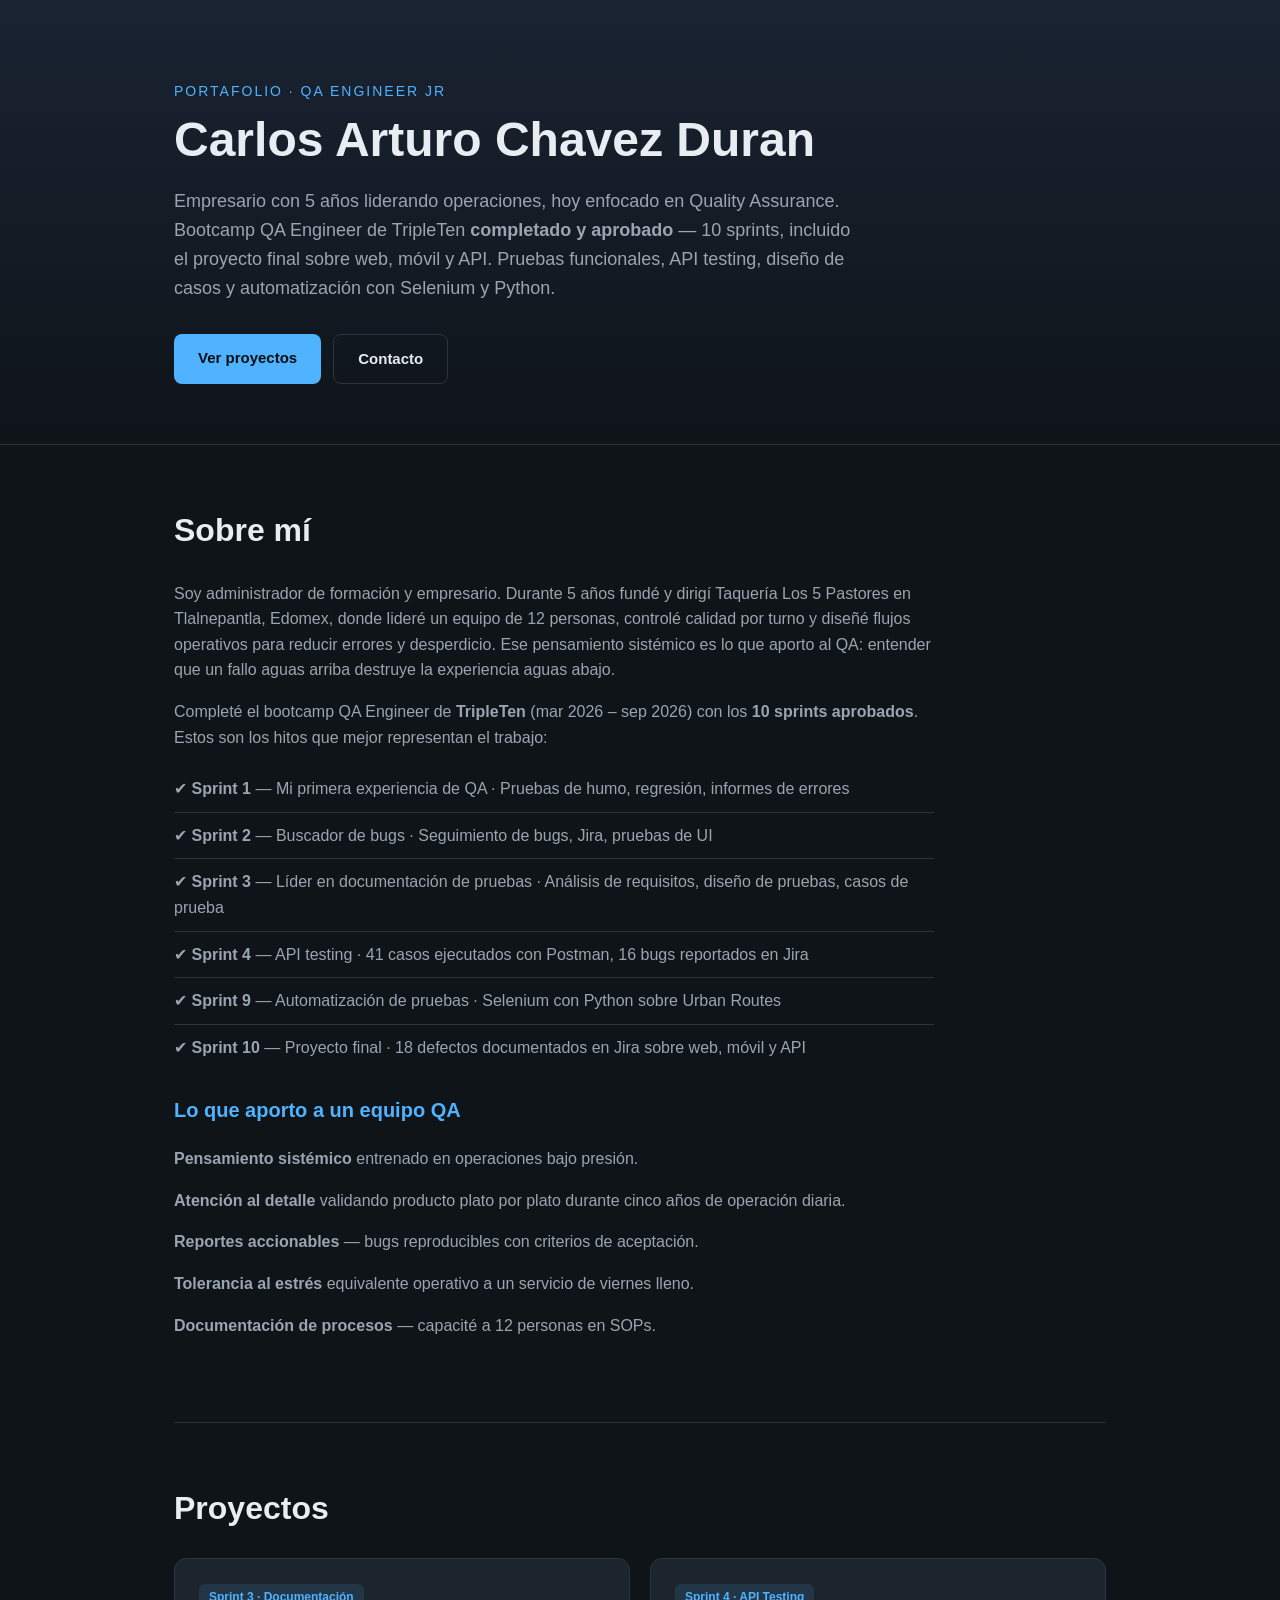
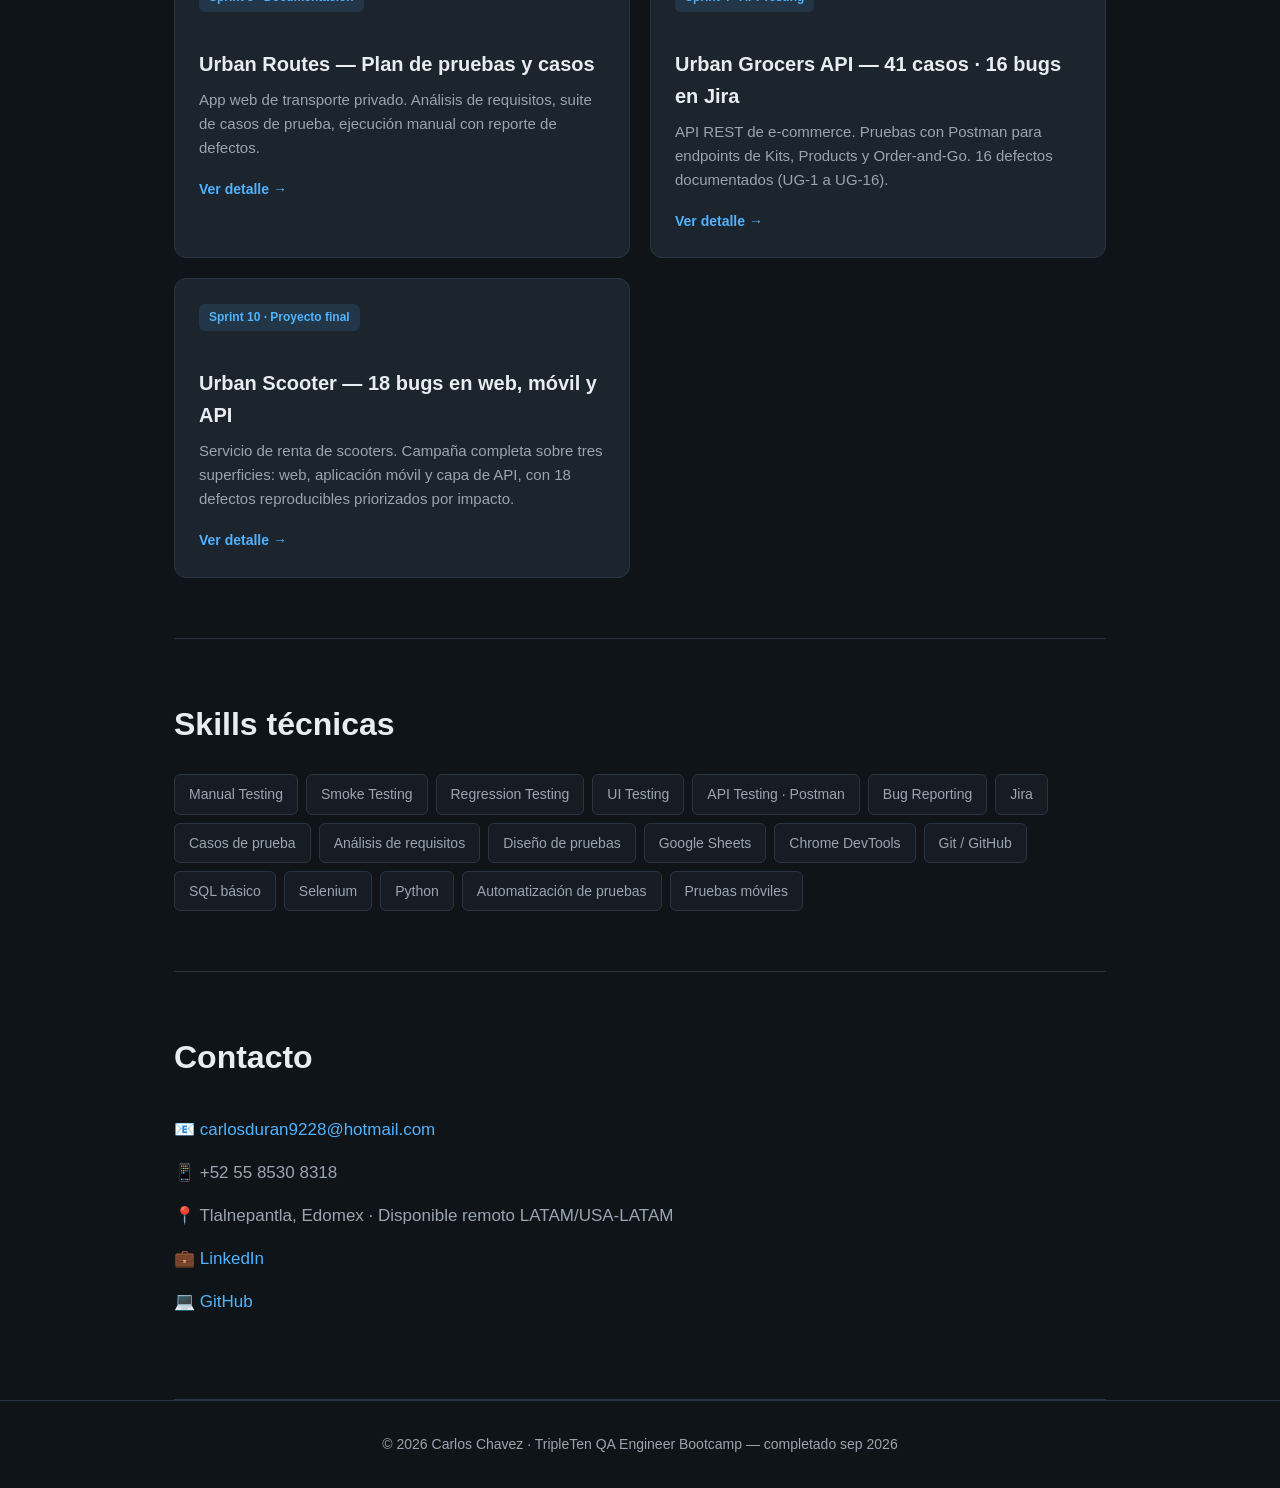
<file: index.html>
<!DOCTYPE html>
<html lang="es">
<head>
<meta charset="UTF-8">
<meta name="viewport" content="width=device-width, initial-scale=1.0">
<title>Carlos Chavez · QA Engineer Jr — Portafolio</title>
<meta name="description" content="Portafolio profesional de Carlos Arturo Chavez Duran — QA Engineer Jr. Pruebas funcionales, API testing, Jira, casos de prueba.">
<link rel="stylesheet" href="style.css">
</head>
<body>
<header class="hero">
  <div class="container">
    <p class="eyebrow">Portafolio · QA Engineer Jr</p>
    <h1>Carlos Arturo Chavez Duran</h1>
    <p class="lede">Empresario con 5 años liderando operaciones, hoy enfocado en Quality Assurance. Bootcamp QA Engineer de TripleTen <strong>completado y aprobado</strong> — 10 sprints, incluido el proyecto final sobre web, móvil y API. Pruebas funcionales, API testing, diseño de casos y automatización con Selenium y Python.</p>
    <div class="cta">
      <a class="btn primary" href="#proyectos">Ver proyectos</a>
      <a class="btn ghost" href="#contacto">Contacto</a>
    </div>
  </div>
</header>

<main class="container">

<section id="sobre-mi" class="section">
  <h2>Sobre mí</h2>
  <p>Soy administrador de formación y empresario. Durante 5 años fundé y dirigí Taquería Los 5 Pastores en Tlalnepantla, Edomex, donde lideré un equipo de 12 personas, controlé calidad por turno y diseñé flujos operativos para reducir errores y desperdicio. Ese pensamiento sistémico es lo que aporto al QA: entender que un fallo aguas arriba destruye la experiencia aguas abajo.</p>
  <p>Completé el bootcamp QA Engineer de <strong>TripleTen</strong> (mar 2026 – sep 2026) con los <strong>10 sprints aprobados</strong>. Estos son los hitos que mejor representan el trabajo:</p>
  <ul class="logros">
    <li>✔ <strong>Sprint 1</strong> — Mi primera experiencia de QA · Pruebas de humo, regresión, informes de errores</li>
    <li>✔ <strong>Sprint 2</strong> — Buscador de bugs · Seguimiento de bugs, Jira, pruebas de UI</li>
    <li>✔ <strong>Sprint 3</strong> — Líder en documentación de pruebas · Análisis de requisitos, diseño de pruebas, casos de prueba</li>
    <li>✔ <strong>Sprint 4</strong> — API testing · 41 casos ejecutados con Postman, 16 bugs reportados en Jira</li>
    <li>✔ <strong>Sprint 9</strong> — Automatización de pruebas · Selenium con Python sobre Urban Routes</li>
    <li>✔ <strong>Sprint 10</strong> — Proyecto final · 18 defectos documentados en Jira sobre web, móvil y API</li>
  </ul>
  <h3>Lo que aporto a un equipo QA</h3>
  <ul>
    <li><strong>Pensamiento sistémico</strong> entrenado en operaciones bajo presión.</li>
    <li><strong>Atención al detalle</strong> validando producto plato por plato durante cinco años de operación diaria.</li>
    <li><strong>Reportes accionables</strong> — bugs reproducibles con criterios de aceptación.</li>
    <li><strong>Tolerancia al estrés</strong> equivalente operativo a un servicio de viernes lleno.</li>
    <li><strong>Documentación de procesos</strong> — capacité a 12 personas en SOPs.</li>
  </ul>
</section>

<section id="proyectos" class="section">
  <h2>Proyectos</h2>
  <div class="cards">
    <a class="card" href="proyecto-1.html">
      <span class="tag">Sprint 3 · Documentación</span>
      <h3>Urban Routes — Plan de pruebas y casos</h3>
      <p>App web de transporte privado. Análisis de requisitos, suite de casos de prueba, ejecución manual con reporte de defectos.</p>
      <span class="link">Ver detalle →</span>
    </a>
    <a class="card" href="proyecto-2.html">
      <span class="tag">Sprint 4 · API Testing</span>
      <h3>Urban Grocers API — 41 casos · 16 bugs en Jira</h3>
      <p>API REST de e-commerce. Pruebas con Postman para endpoints de Kits, Products y Order-and-Go. 16 defectos documentados (UG-1 a UG-16).</p>
      <span class="link">Ver detalle →</span>
    </a>
    <a class="card" href="proyecto-3.html">
      <span class="tag">Sprint 10 · Proyecto final</span>
      <h3>Urban Scooter — 18 bugs en web, móvil y API</h3>
      <p>Servicio de renta de scooters. Campaña completa sobre tres superficies: web, aplicación móvil y capa de API, con 18 defectos reproducibles priorizados por impacto.</p>
      <span class="link">Ver detalle →</span>
    </a>
  </div>
</section>

<section id="skills" class="section">
  <h2>Skills técnicas</h2>
  <div class="skill-grid">
    <span>Manual Testing</span><span>Smoke Testing</span><span>Regression Testing</span>
    <span>UI Testing</span><span>API Testing · Postman</span><span>Bug Reporting</span>
    <span>Jira</span><span>Casos de prueba</span><span>Análisis de requisitos</span>
    <span>Diseño de pruebas</span><span>Google Sheets</span><span>Chrome DevTools</span>
    <span>Git / GitHub</span><span>SQL básico</span><span>Selenium</span>
    <span>Python</span><span>Automatización de pruebas</span><span>Pruebas móviles</span>
  </div>
</section>

<section id="contacto" class="section">
  <h2>Contacto</h2>
  <ul class="contacto">
    <li>📧 <a href="mailto:carlosduran9228@hotmail.com">carlosduran9228@hotmail.com</a></li>
    <li>📱 +52 55 8530 8318</li>
    <li>📍 Tlalnepantla, Edomex · Disponible remoto LATAM/USA-LATAM</li>
    <li>💼 <a href="https://www.linkedin.com/in/carlos-arturo-chavez-duran-2b0990375" target="_blank" rel="noopener">LinkedIn</a></li>
    <li>💻 <a href="https://github.com/Ch7a-code" target="_blank" rel="noopener">GitHub</a></li>
  </ul>
</section>

</main>

<footer>
  <div class="container">
    <p>© 2026 Carlos Chavez · TripleTen QA Engineer Bootcamp — completado sep 2026</p>
  </div>
</footer>
</body>
</html>
</file>
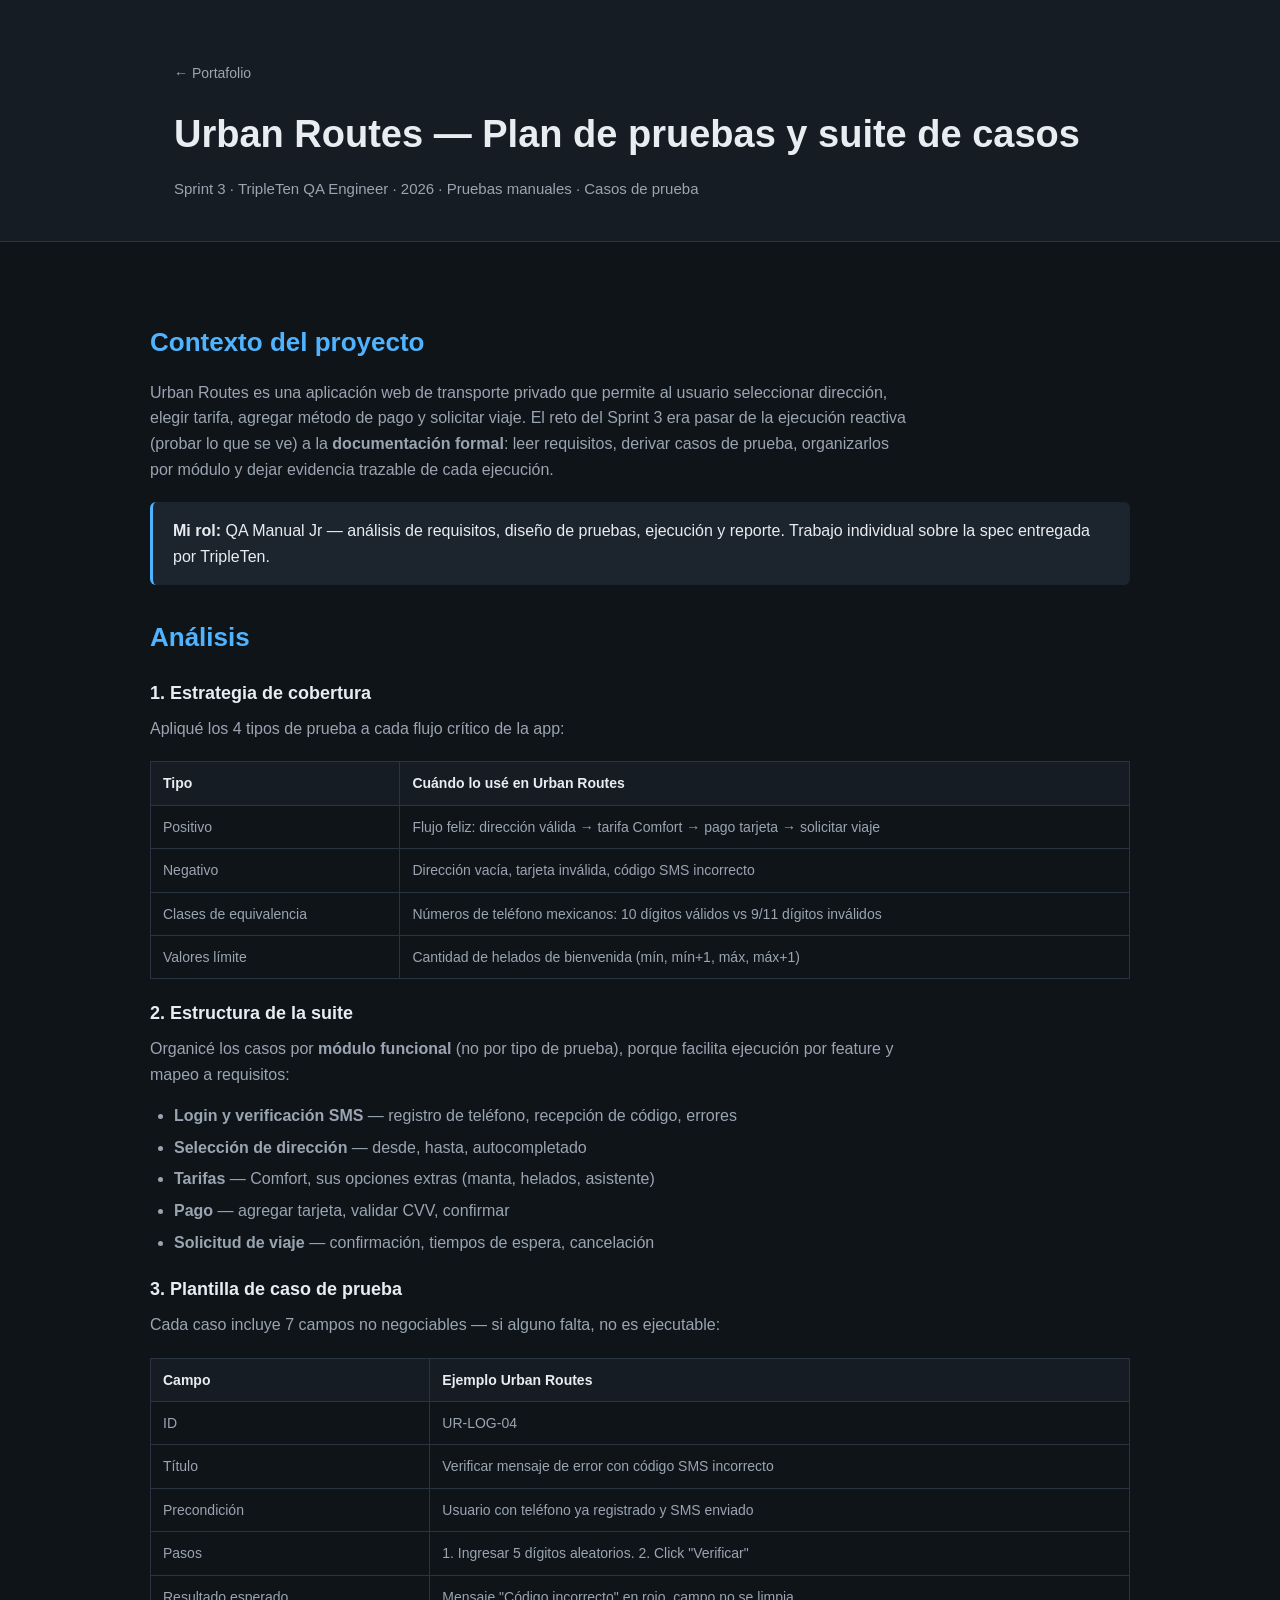
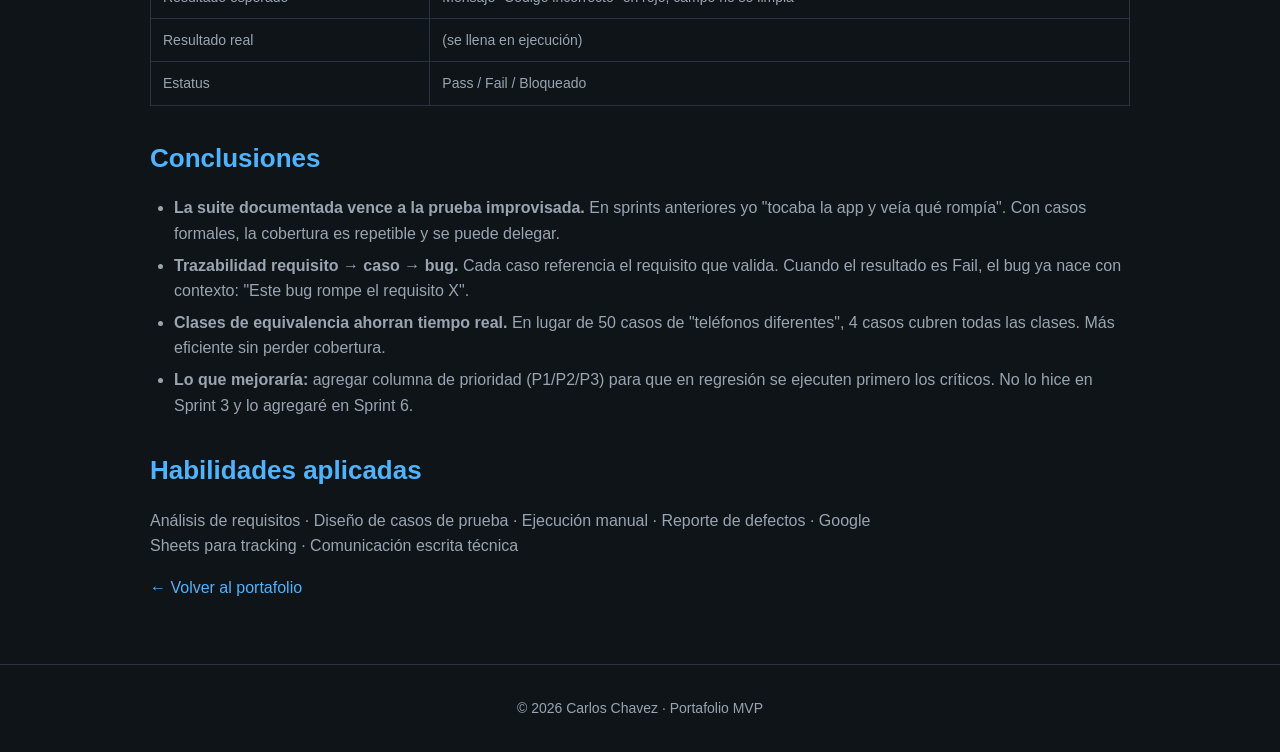
<file: proyecto-1.html>
<!DOCTYPE html>
<html lang="es">
<head>
<meta charset="UTF-8">
<meta name="viewport" content="width=device-width, initial-scale=1.0">
<title>Urban Routes — Plan y casos de prueba · Carlos Chavez</title>
<link rel="stylesheet" href="style.css">
</head>
<body>
<header class="project-header">
  <div class="container">
    <a class="back" href="index.html">← Portafolio</a>
    <h1>Urban Routes — Plan de pruebas y suite de casos</h1>
    <p class="meta">Sprint 3 · TripleTen QA Engineer · 2026 · Pruebas manuales · Casos de prueba</p>
  </div>
</header>

<main class="container project-content">

<h2>Contexto del proyecto</h2>
<p>Urban Routes es una aplicación web de transporte privado que permite al usuario seleccionar dirección, elegir tarifa, agregar método de pago y solicitar viaje. El reto del Sprint 3 era pasar de la ejecución reactiva (probar lo que se ve) a la <strong>documentación formal</strong>: leer requisitos, derivar casos de prueba, organizarlos por módulo y dejar evidencia trazable de cada ejecución.</p>

<div class="callout">
  <strong>Mi rol:</strong> QA Manual Jr — análisis de requisitos, diseño de pruebas, ejecución y reporte. Trabajo individual sobre la spec entregada por TripleTen.
</div>

<h2>Análisis</h2>

<h3>1. Estrategia de cobertura</h3>
<p>Apliqué los 4 tipos de prueba a cada flujo crítico de la app:</p>
<table>
  <thead><tr><th>Tipo</th><th>Cuándo lo usé en Urban Routes</th></tr></thead>
  <tbody>
    <tr><td>Positivo</td><td>Flujo feliz: dirección válida → tarifa Comfort → pago tarjeta → solicitar viaje</td></tr>
    <tr><td>Negativo</td><td>Dirección vacía, tarjeta inválida, código SMS incorrecto</td></tr>
    <tr><td>Clases de equivalencia</td><td>Números de teléfono mexicanos: 10 dígitos válidos vs 9/11 dígitos inválidos</td></tr>
    <tr><td>Valores límite</td><td>Cantidad de helados de bienvenida (mín, mín+1, máx, máx+1)</td></tr>
  </tbody>
</table>

<h3>2. Estructura de la suite</h3>
<p>Organicé los casos por <strong>módulo funcional</strong> (no por tipo de prueba), porque facilita ejecución por feature y mapeo a requisitos:</p>
<ul>
  <li><strong>Login y verificación SMS</strong> — registro de teléfono, recepción de código, errores</li>
  <li><strong>Selección de dirección</strong> — desde, hasta, autocompletado</li>
  <li><strong>Tarifas</strong> — Comfort, sus opciones extras (manta, helados, asistente)</li>
  <li><strong>Pago</strong> — agregar tarjeta, validar CVV, confirmar</li>
  <li><strong>Solicitud de viaje</strong> — confirmación, tiempos de espera, cancelación</li>
</ul>

<h3>3. Plantilla de caso de prueba</h3>
<p>Cada caso incluye 7 campos no negociables — si alguno falta, no es ejecutable:</p>
<table>
  <thead><tr><th>Campo</th><th>Ejemplo Urban Routes</th></tr></thead>
  <tbody>
    <tr><td>ID</td><td>UR-LOG-04</td></tr>
    <tr><td>Título</td><td>Verificar mensaje de error con código SMS incorrecto</td></tr>
    <tr><td>Precondición</td><td>Usuario con teléfono ya registrado y SMS enviado</td></tr>
    <tr><td>Pasos</td><td>1. Ingresar 5 dígitos aleatorios. 2. Click "Verificar"</td></tr>
    <tr><td>Resultado esperado</td><td>Mensaje "Código incorrecto" en rojo, campo no se limpia</td></tr>
    <tr><td>Resultado real</td><td>(se llena en ejecución)</td></tr>
    <tr><td>Estatus</td><td>Pass / Fail / Bloqueado</td></tr>
  </tbody>
</table>

<h2>Conclusiones</h2>
<ul>
  <li><strong>La suite documentada vence a la prueba improvisada.</strong> En sprints anteriores yo "tocaba la app y veía qué rompía". Con casos formales, la cobertura es repetible y se puede delegar.</li>
  <li><strong>Trazabilidad requisito → caso → bug.</strong> Cada caso referencia el requisito que valida. Cuando el resultado es Fail, el bug ya nace con contexto: "Este bug rompe el requisito X".</li>
  <li><strong>Clases de equivalencia ahorran tiempo real.</strong> En lugar de 50 casos de "teléfonos diferentes", 4 casos cubren todas las clases. Más eficiente sin perder cobertura.</li>
  <li><strong>Lo que mejoraría:</strong> agregar columna de prioridad (P1/P2/P3) para que en regresión se ejecuten primero los críticos. No lo hice en Sprint 3 y lo agregaré en Sprint 6.</li>
</ul>

<h2>Habilidades aplicadas</h2>
<p>Análisis de requisitos · Diseño de casos de prueba · Ejecución manual · Reporte de defectos · Google Sheets para tracking · Comunicación escrita técnica</p>

<p><a href="index.html">← Volver al portafolio</a></p>

</main>

<footer><div class="container"><p>© 2026 Carlos Chavez · Portafolio MVP</p></div></footer>
</body>
</html>
</file>
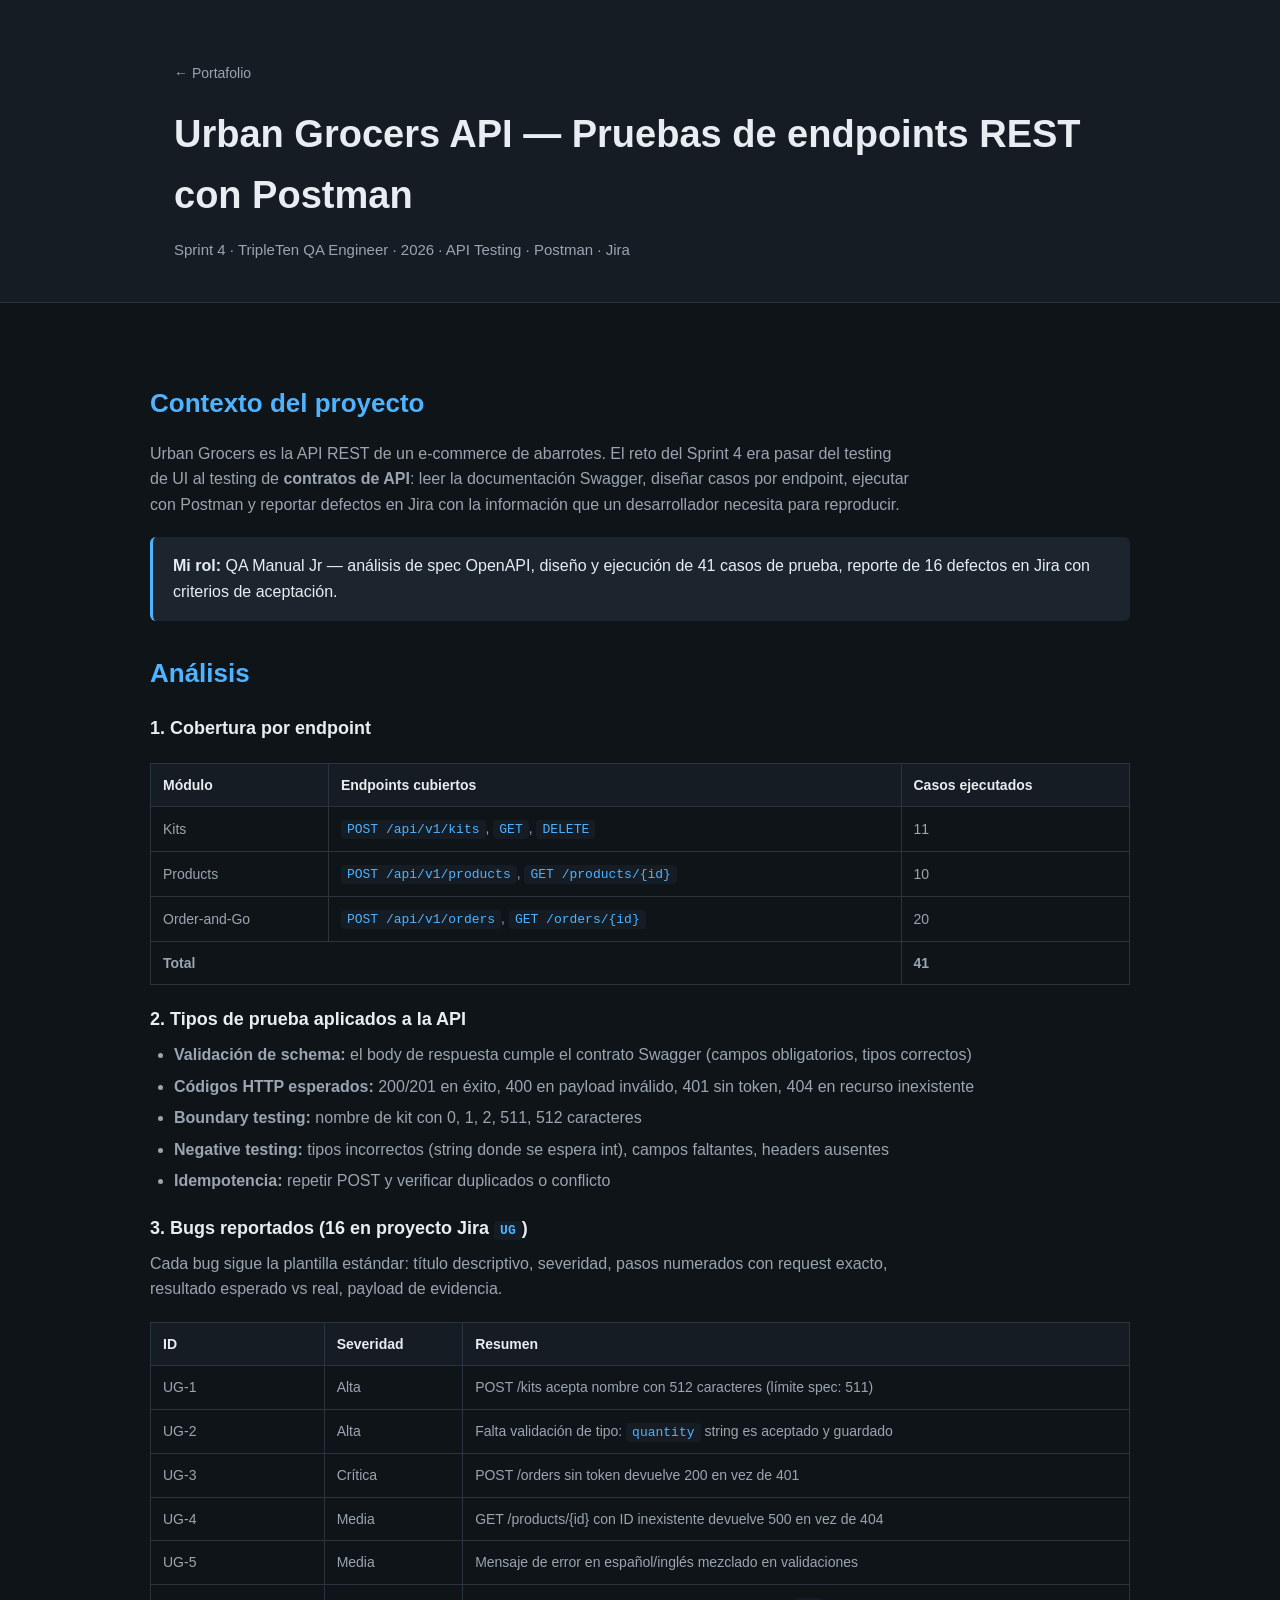
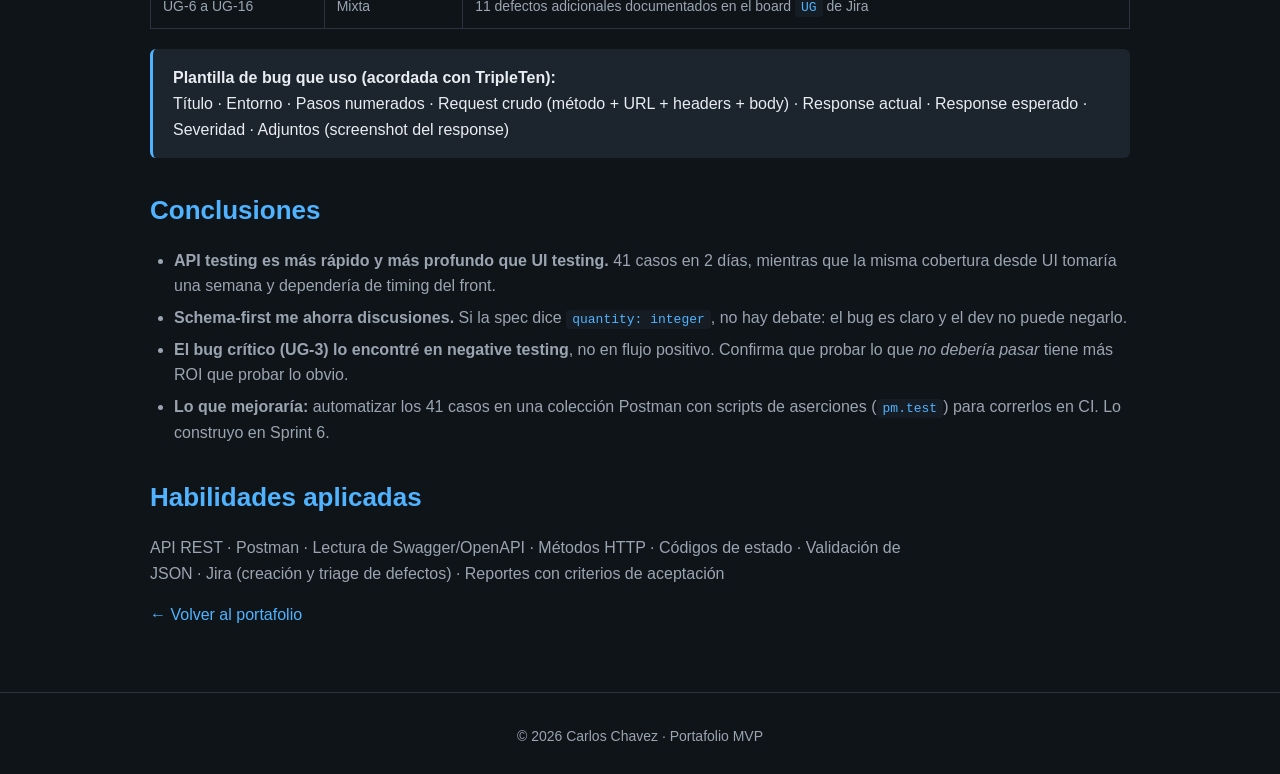
<file: proyecto-2.html>
<!DOCTYPE html>
<html lang="es">
<head>
<meta charset="UTF-8">
<meta name="viewport" content="width=device-width, initial-scale=1.0">
<title>Urban Grocers API — 41 casos · 16 bugs · Carlos Chavez</title>
<link rel="stylesheet" href="style.css">
</head>
<body>
<header class="project-header">
  <div class="container">
    <a class="back" href="index.html">← Portafolio</a>
    <h1>Urban Grocers API — Pruebas de endpoints REST con Postman</h1>
    <p class="meta">Sprint 4 · TripleTen QA Engineer · 2026 · API Testing · Postman · Jira</p>
  </div>
</header>

<main class="container project-content">

<h2>Contexto del proyecto</h2>
<p>Urban Grocers es la API REST de un e-commerce de abarrotes. El reto del Sprint 4 era pasar del testing de UI al testing de <strong>contratos de API</strong>: leer la documentación Swagger, diseñar casos por endpoint, ejecutar con Postman y reportar defectos en Jira con la información que un desarrollador necesita para reproducir.</p>

<div class="callout">
  <strong>Mi rol:</strong> QA Manual Jr — análisis de spec OpenAPI, diseño y ejecución de 41 casos de prueba, reporte de 16 defectos en Jira con criterios de aceptación.
</div>

<h2>Análisis</h2>

<h3>1. Cobertura por endpoint</h3>
<table>
  <thead><tr><th>Módulo</th><th>Endpoints cubiertos</th><th>Casos ejecutados</th></tr></thead>
  <tbody>
    <tr><td>Kits</td><td><code>POST /api/v1/kits</code>, <code>GET</code>, <code>DELETE</code></td><td>11</td></tr>
    <tr><td>Products</td><td><code>POST /api/v1/products</code>, <code>GET /products/{id}</code></td><td>10</td></tr>
    <tr><td>Order-and-Go</td><td><code>POST /api/v1/orders</code>, <code>GET /orders/{id}</code></td><td>20</td></tr>
    <tr><td colspan="2"><strong>Total</strong></td><td><strong>41</strong></td></tr>
  </tbody>
</table>

<h3>2. Tipos de prueba aplicados a la API</h3>
<ul>
  <li><strong>Validación de schema:</strong> el body de respuesta cumple el contrato Swagger (campos obligatorios, tipos correctos)</li>
  <li><strong>Códigos HTTP esperados:</strong> 200/201 en éxito, 400 en payload inválido, 401 sin token, 404 en recurso inexistente</li>
  <li><strong>Boundary testing:</strong> nombre de kit con 0, 1, 2, 511, 512 caracteres</li>
  <li><strong>Negative testing:</strong> tipos incorrectos (string donde se espera int), campos faltantes, headers ausentes</li>
  <li><strong>Idempotencia:</strong> repetir POST y verificar duplicados o conflicto</li>
</ul>

<h3>3. Bugs reportados (16 en proyecto Jira <code>UG</code>)</h3>
<p>Cada bug sigue la plantilla estándar: título descriptivo, severidad, pasos numerados con request exacto, resultado esperado vs real, payload de evidencia.</p>
<table>
  <thead><tr><th>ID</th><th>Severidad</th><th>Resumen</th></tr></thead>
  <tbody>
    <tr><td>UG-1</td><td>Alta</td><td>POST /kits acepta nombre con 512 caracteres (límite spec: 511)</td></tr>
    <tr><td>UG-2</td><td>Alta</td><td>Falta validación de tipo: <code>quantity</code> string es aceptado y guardado</td></tr>
    <tr><td>UG-3</td><td>Crítica</td><td>POST /orders sin token devuelve 200 en vez de 401</td></tr>
    <tr><td>UG-4</td><td>Media</td><td>GET /products/{id} con ID inexistente devuelve 500 en vez de 404</td></tr>
    <tr><td>UG-5</td><td>Media</td><td>Mensaje de error en español/inglés mezclado en validaciones</td></tr>
    <tr><td>UG-6 a UG-16</td><td>Mixta</td><td>11 defectos adicionales documentados en el board <code>UG</code> de Jira</td></tr>
  </tbody>
</table>

<div class="callout">
  <strong>Plantilla de bug que uso (acordada con TripleTen):</strong><br>
  Título · Entorno · Pasos numerados · Request crudo (método + URL + headers + body) · Response actual · Response esperado · Severidad · Adjuntos (screenshot del response)
</div>

<h2>Conclusiones</h2>
<ul>
  <li><strong>API testing es más rápido y más profundo que UI testing.</strong> 41 casos en 2 días, mientras que la misma cobertura desde UI tomaría una semana y dependería de timing del front.</li>
  <li><strong>Schema-first me ahorra discusiones.</strong> Si la spec dice <code>quantity: integer</code>, no hay debate: el bug es claro y el dev no puede negarlo.</li>
  <li><strong>El bug crítico (UG-3) lo encontré en negative testing</strong>, no en flujo positivo. Confirma que probar lo que <em>no debería pasar</em> tiene más ROI que probar lo obvio.</li>
  <li><strong>Lo que mejoraría:</strong> automatizar los 41 casos en una colección Postman con scripts de aserciones (<code>pm.test</code>) para correrlos en CI. Lo construyo en Sprint 6.</li>
</ul>

<h2>Habilidades aplicadas</h2>
<p>API REST · Postman · Lectura de Swagger/OpenAPI · Métodos HTTP · Códigos de estado · Validación de JSON · Jira (creación y triage de defectos) · Reportes con criterios de aceptación</p>

<p><a href="index.html">← Volver al portafolio</a></p>

</main>

<footer><div class="container"><p>© 2026 Carlos Chavez · Portafolio MVP</p></div></footer>
</body>
</html>
</file>
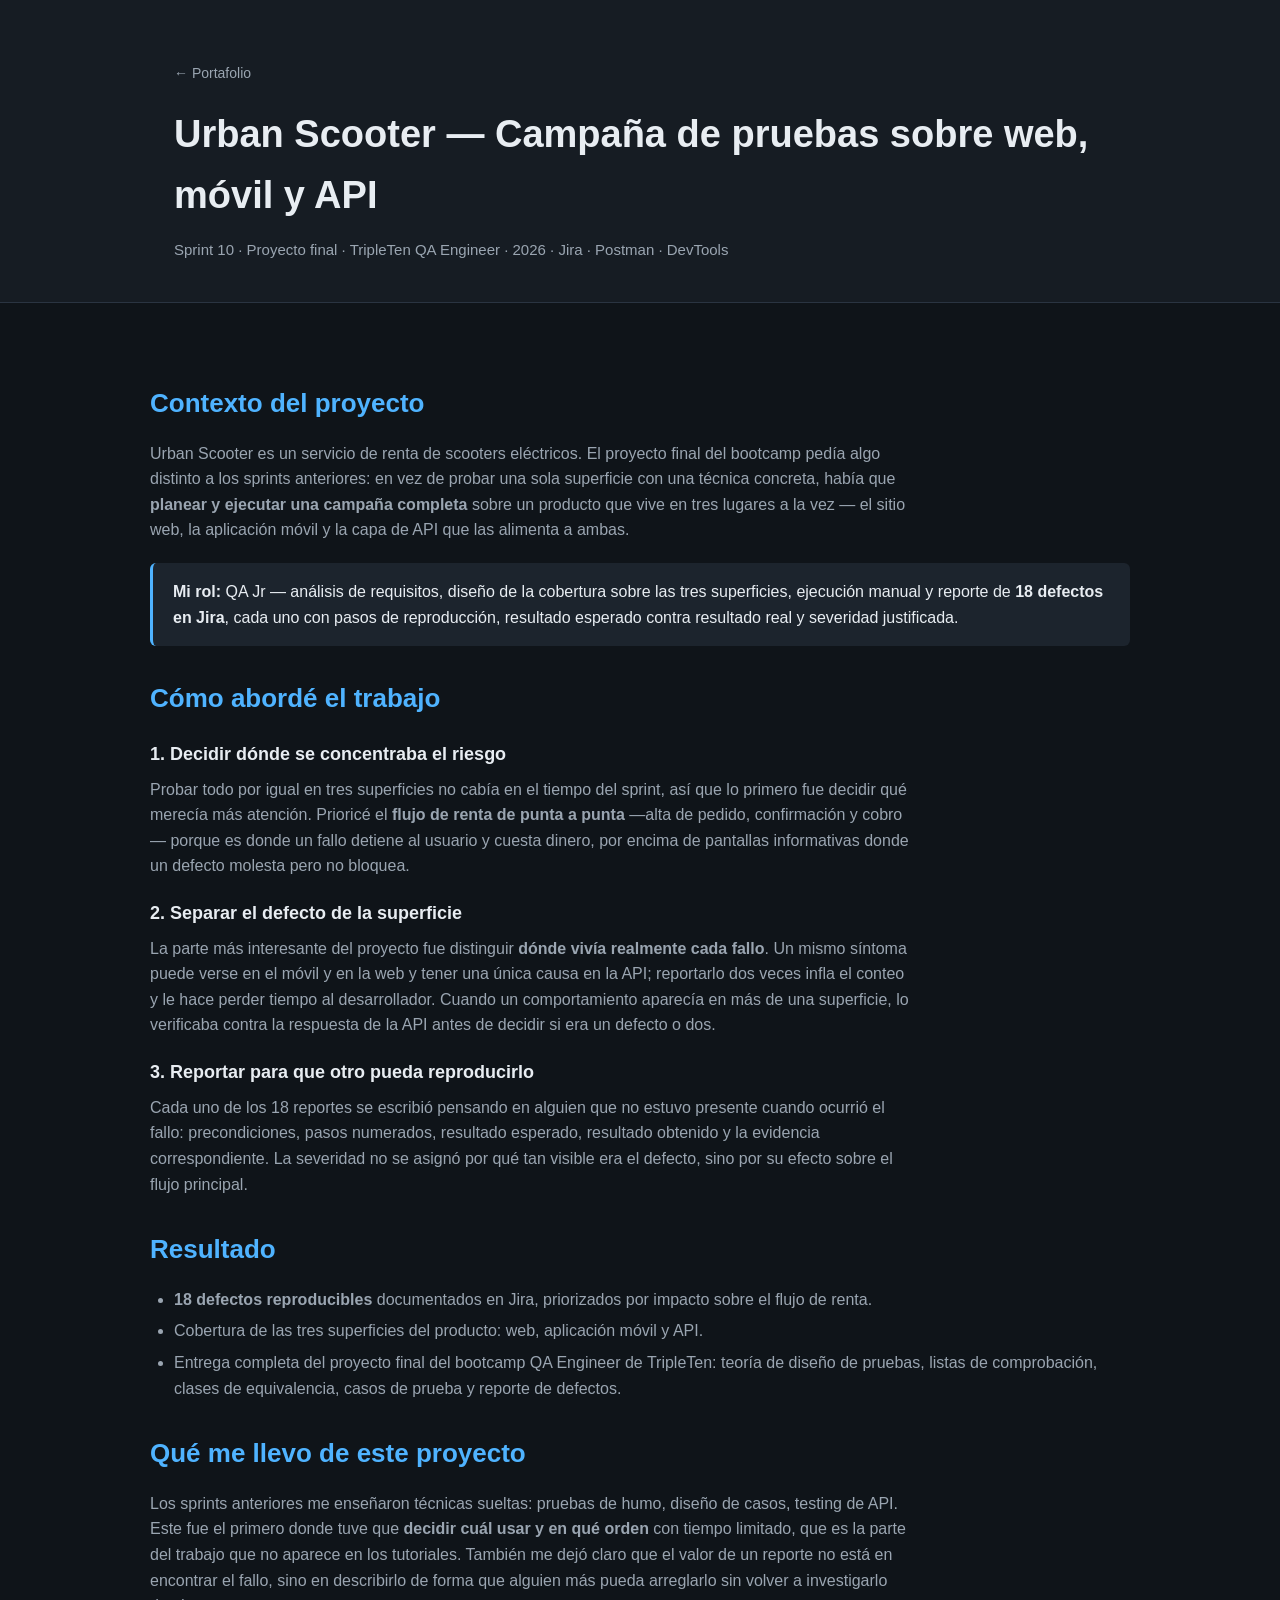
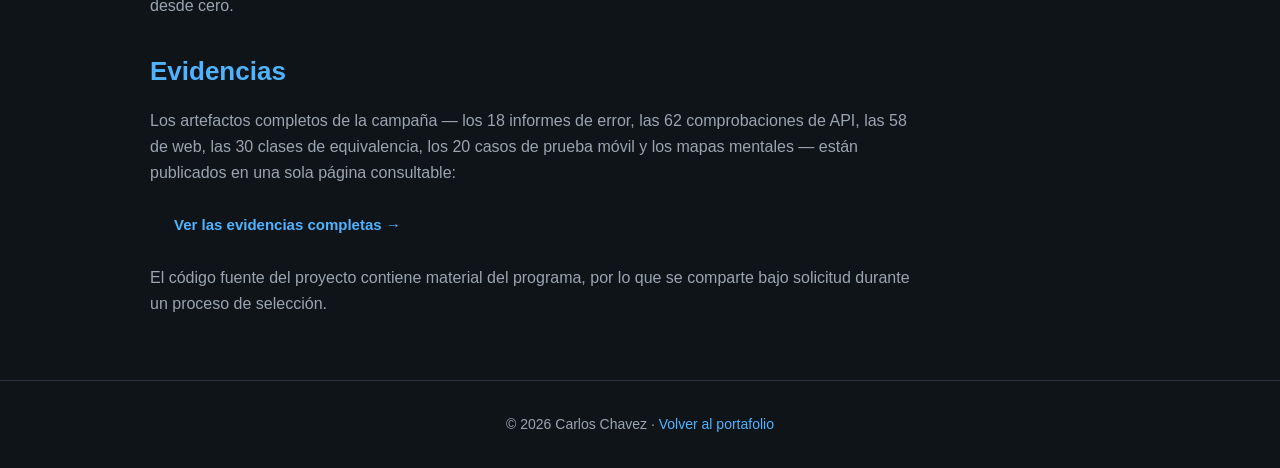
<file: proyecto-3.html>
<!DOCTYPE html>
<html lang="es">
<head>
<meta charset="UTF-8">
<meta name="viewport" content="width=device-width, initial-scale=1.0">
<title>Urban Scooter — Proyecto final · 18 bugs · Carlos Chavez</title>
<link rel="stylesheet" href="style.css">
</head>
<body>
<header class="project-header">
  <div class="container">
    <a class="back" href="index.html">← Portafolio</a>
    <h1>Urban Scooter — Campaña de pruebas sobre web, móvil y API</h1>
    <p class="meta">Sprint 10 · Proyecto final · TripleTen QA Engineer · 2026 · Jira · Postman · DevTools</p>
  </div>
</header>

<main class="container project-content">

<h2>Contexto del proyecto</h2>
<p>Urban Scooter es un servicio de renta de scooters eléctricos. El proyecto final del bootcamp
pedía algo distinto a los sprints anteriores: en vez de probar una sola superficie con una
técnica concreta, había que <strong>planear y ejecutar una campaña completa</strong> sobre un
producto que vive en tres lugares a la vez — el sitio web, la aplicación móvil y la capa de API
que las alimenta a ambas.</p>

<div class="callout">
  <strong>Mi rol:</strong> QA Jr — análisis de requisitos, diseño de la cobertura sobre las tres
  superficies, ejecución manual y reporte de <strong>18 defectos en Jira</strong>, cada uno con
  pasos de reproducción, resultado esperado contra resultado real y severidad justificada.
</div>

<h2>Cómo abordé el trabajo</h2>

<h3>1. Decidir dónde se concentraba el riesgo</h3>
<p>Probar todo por igual en tres superficies no cabía en el tiempo del sprint, así que lo primero
fue decidir qué merecía más atención. Prioricé el <strong>flujo de renta de punta a punta</strong>
—alta de pedido, confirmación y cobro— porque es donde un fallo detiene al usuario y cuesta
dinero, por encima de pantallas informativas donde un defecto molesta pero no bloquea.</p>

<h3>2. Separar el defecto de la superficie</h3>
<p>La parte más interesante del proyecto fue distinguir <strong>dónde vivía realmente cada
fallo</strong>. Un mismo síntoma puede verse en el móvil y en la web y tener una única causa en
la API; reportarlo dos veces infla el conteo y le hace perder tiempo al desarrollador. Cuando un
comportamiento aparecía en más de una superficie, lo verificaba contra la respuesta de la API
antes de decidir si era un defecto o dos.</p>

<h3>3. Reportar para que otro pueda reproducirlo</h3>
<p>Cada uno de los 18 reportes se escribió pensando en alguien que no estuvo presente cuando
ocurrió el fallo: precondiciones, pasos numerados, resultado esperado, resultado obtenido y la
evidencia correspondiente. La severidad no se asignó por qué tan visible era el defecto, sino por
su efecto sobre el flujo principal.</p>

<h2>Resultado</h2>
<ul>
  <li><strong>18 defectos reproducibles</strong> documentados en Jira, priorizados por impacto sobre el flujo de renta.</li>
  <li>Cobertura de las tres superficies del producto: web, aplicación móvil y API.</li>
  <li>Entrega completa del proyecto final del bootcamp QA Engineer de TripleTen: teoría de diseño
      de pruebas, listas de comprobación, clases de equivalencia, casos de prueba y reporte de defectos.</li>
</ul>

<h2>Qué me llevo de este proyecto</h2>
<p>Los sprints anteriores me enseñaron técnicas sueltas: pruebas de humo, diseño de casos,
testing de API. Este fue el primero donde tuve que <strong>decidir cuál usar y en qué orden</strong>
con tiempo limitado, que es la parte del trabajo que no aparece en los tutoriales. También me dejó
claro que el valor de un reporte no está en encontrar el fallo, sino en describirlo de forma que
alguien más pueda arreglarlo sin volver a investigarlo desde cero.</p>

<h2>Evidencias</h2>
<p>Los artefactos completos de la campa&ntilde;a &mdash; los 18 informes de error, las 62 comprobaciones de
API, las 58 de web, las 30 clases de equivalencia, los 20 casos de prueba m&oacute;vil y los mapas
mentales &mdash; est&aacute;n publicados en una sola p&aacute;gina consultable:</p>
<p><a class="btn" href="sprint10-evidencias.html">Ver las evidencias completas &rarr;</a></p>
<p class="meta">El c&oacute;digo fuente del proyecto contiene material del programa, por lo que se
comparte bajo solicitud durante un proceso de selecci&oacute;n.</p>

</main>

<footer>
  <div class="container">
    <p>© 2026 Carlos Chavez · <a href="index.html">Volver al portafolio</a></p>
  </div>
</footer>
</body>
</html>
</file>
<file: style.css>
:root{
  --bg:#0f1419; --surface:#161c23; --card:#1c242d;
  --text:#e8edf2; --muted:#9aa5b1; --accent:#4fb3ff; --accent-hover:#7cc4ff;
  --border:#2a3441; --success:#4ade80;
  --max:980px;
}
*{box-sizing:border-box;margin:0;padding:0}
html{scroll-behavior:smooth}
body{font-family:-apple-system,BlinkMacSystemFont,"Segoe UI",Roboto,sans-serif;background:var(--bg);color:var(--text);line-height:1.6}
.container{max-width:var(--max);margin:0 auto;padding:0 24px}
a{color:var(--accent);text-decoration:none}
a:hover{color:var(--accent-hover)}

.hero{padding:80px 0 60px;background:linear-gradient(180deg,#1a2332 0%,var(--bg) 100%);border-bottom:1px solid var(--border)}
.hero .eyebrow{color:var(--accent);font-size:14px;text-transform:uppercase;letter-spacing:2px;margin-bottom:12px}
.hero h1{font-size:48px;font-weight:700;margin-bottom:20px;line-height:1.1}
.hero .lede{font-size:18px;color:var(--muted);max-width:680px;margin-bottom:32px}
.cta{display:flex;gap:12px;flex-wrap:wrap}
.btn{display:inline-block;padding:12px 24px;border-radius:8px;font-weight:600;font-size:15px;transition:all .2s}
.btn.primary{background:var(--accent);color:#0a0e13}
.btn.primary:hover{background:var(--accent-hover);color:#0a0e13;transform:translateY(-1px)}
.btn.ghost{border:1px solid var(--border);color:var(--text)}
.btn.ghost:hover{border-color:var(--accent);color:var(--accent)}

.section{padding:60px 0;border-bottom:1px solid var(--border)}
.section h2{font-size:32px;margin-bottom:24px;font-weight:700}
.section h3{font-size:20px;margin:24px 0 12px;color:var(--accent)}
.section p{color:var(--muted);margin-bottom:16px;max-width:760px}
.section ul{list-style:none;margin-bottom:16px}
.section ul li{padding:8px 0;color:var(--muted);max-width:760px}
.section ul.logros li{padding:10px 0;border-bottom:1px solid var(--border)}
.section ul.logros li:last-child{border-bottom:none}

.cards{display:grid;grid-template-columns:repeat(auto-fit,minmax(320px,1fr));gap:20px;margin-top:24px}
.card{display:block;background:var(--card);border:1px solid var(--border);border-radius:12px;padding:24px;transition:all .2s;color:var(--text)}
.card:hover{border-color:var(--accent);transform:translateY(-2px);color:var(--text)}
.card .tag{display:inline-block;background:rgba(79,179,255,.12);color:var(--accent);padding:4px 10px;border-radius:6px;font-size:12px;font-weight:600;margin-bottom:12px}
.card h3{color:var(--text);font-size:20px;margin-bottom:8px}
.card p{color:var(--muted);font-size:15px;margin-bottom:16px}
.card .link{color:var(--accent);font-weight:600;font-size:14px}

.skill-grid{display:flex;flex-wrap:wrap;gap:8px;margin-top:16px}
.skill-grid span{background:var(--surface);border:1px solid var(--border);padding:8px 14px;border-radius:6px;font-size:14px;color:var(--muted)}

.contacto{font-size:17px}
.contacto li{padding:10px 0;color:var(--text)}

footer{padding:32px 0;text-align:center;color:var(--muted);font-size:14px;border-top:1px solid var(--border)}

/* Project page */
.project-header{padding:60px 0 40px;background:var(--surface);border-bottom:1px solid var(--border)}
.project-header .back{color:var(--muted);font-size:14px;margin-bottom:20px;display:inline-block}
.project-header h1{font-size:38px;margin-bottom:12px}
.project-header .meta{color:var(--muted);font-size:15px}
.project-content{padding:48px 0}
.project-content h2{font-size:26px;margin:32px 0 16px;color:var(--accent)}
.project-content h3{font-size:18px;margin:20px 0 8px}
.project-content p{color:var(--muted);margin-bottom:16px;max-width:760px}
.project-content ul{list-style:disc;padding-left:24px;margin-bottom:16px;color:var(--muted)}
.project-content ul li{margin-bottom:6px}
.project-content table{width:100%;border-collapse:collapse;margin:20px 0;font-size:14px}
.project-content th,.project-content td{padding:10px 12px;border:1px solid var(--border);text-align:left}
.project-content th{background:var(--surface);color:var(--text);font-weight:600}
.project-content td{color:var(--muted)}
.callout{background:var(--card);border-left:3px solid var(--accent);padding:16px 20px;margin:20px 0;border-radius:6px}
.callout strong{color:var(--text)}
code{background:var(--surface);padding:2px 6px;border-radius:4px;font-family:"JetBrains Mono",Menlo,monospace;font-size:13px;color:var(--accent)}

@media (max-width:640px){
  .hero h1{font-size:32px}
  .hero .lede{font-size:16px}
  .section h2{font-size:24px}
  .project-header h1{font-size:26px}
}
</file>
